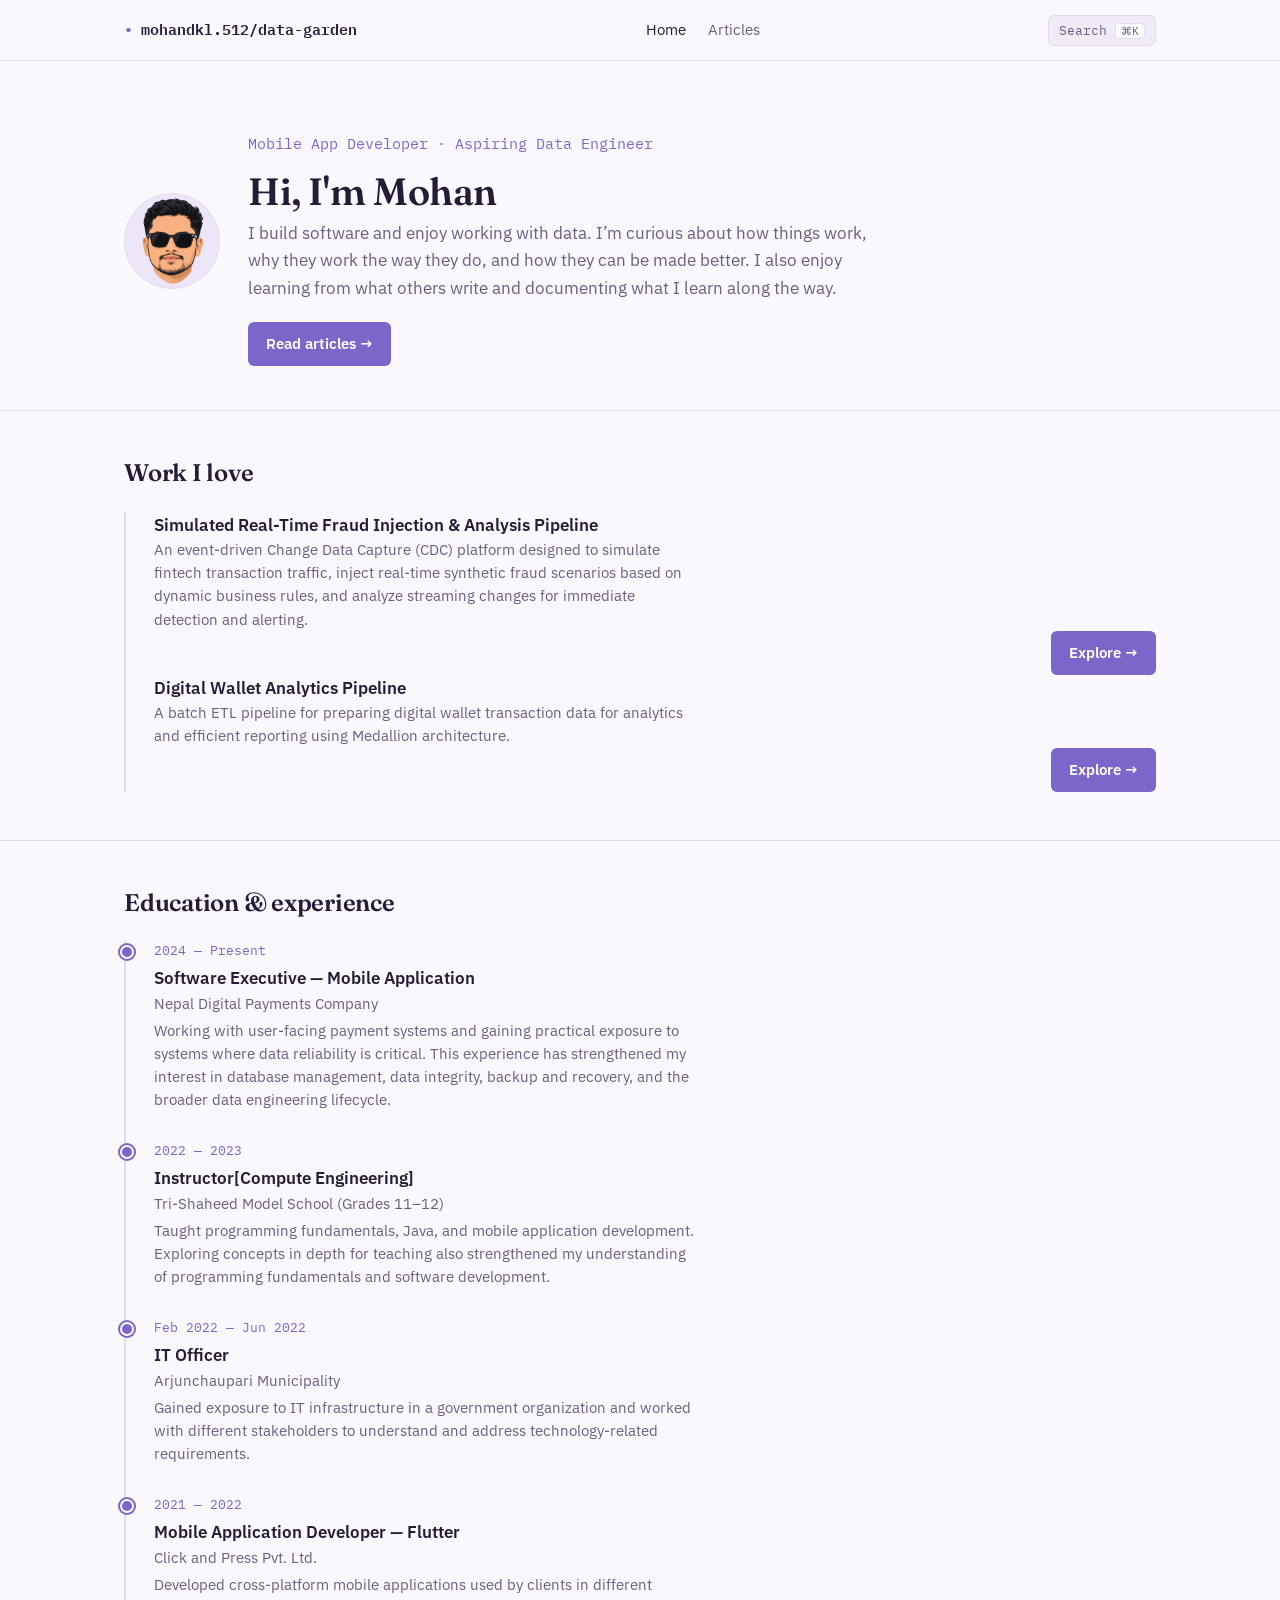
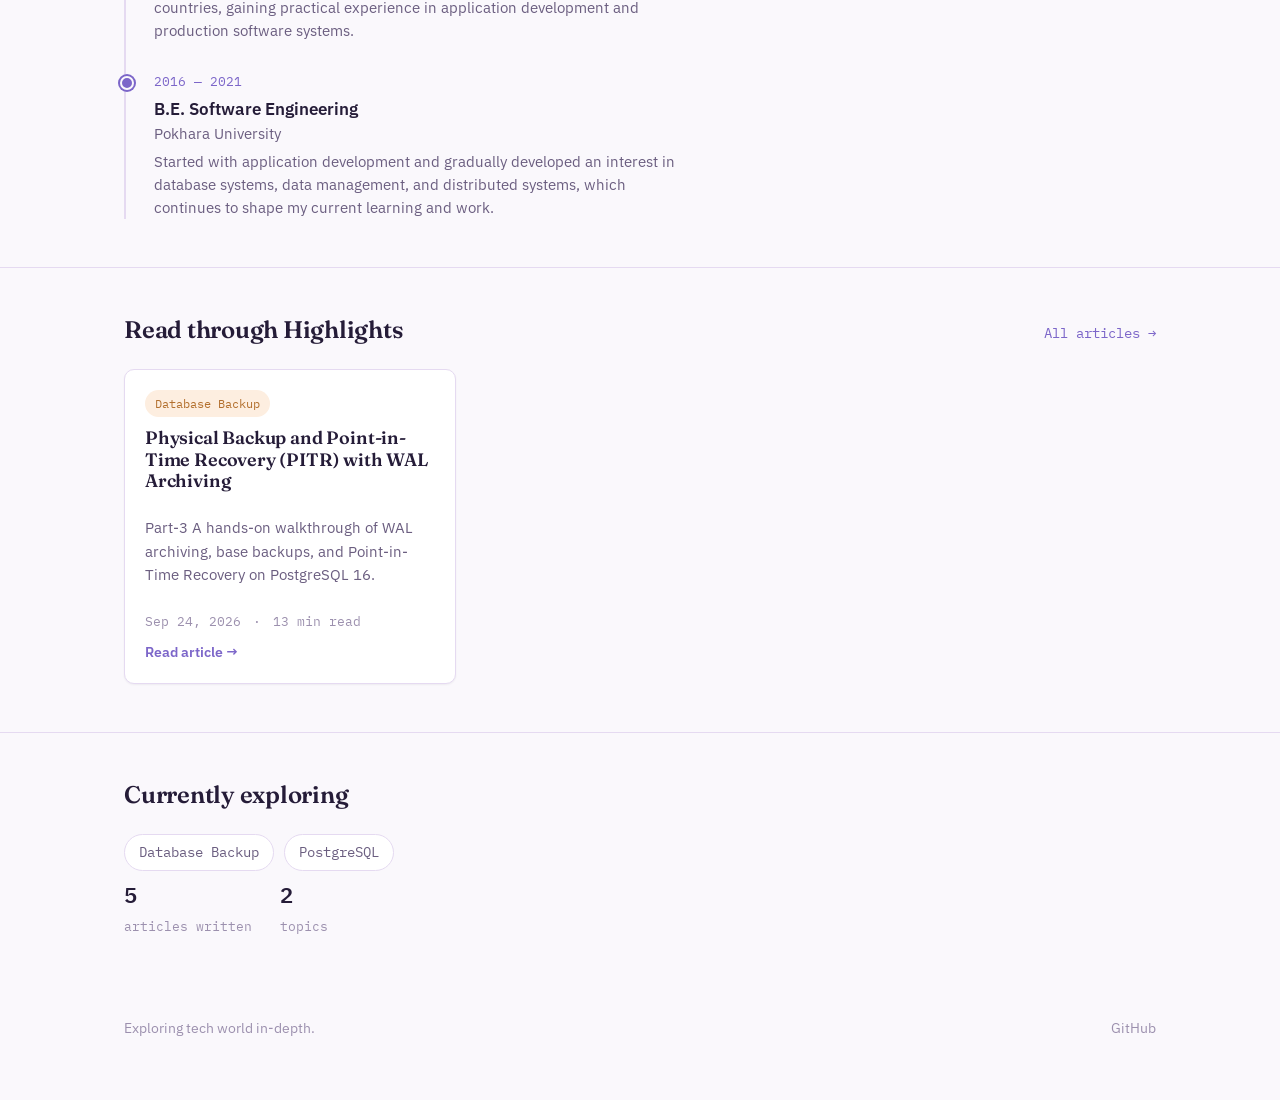
<file: index.html>
<!doctype html>
<html lang="en">

<head>
    <meta charset="utf-8">
    <meta name="viewport" content="width=device-width, initial-scale=1">
    <title>Home — Data Garden</title>
    <meta name="description" content="A personal notebook on database systems, and  data engineering">
    <link rel="icon" href="data:,">
    <link rel="preconnect" href="https://fonts.googleapis.com">
    <link rel="preconnect" href="https://fonts.gstatic.com" crossorigin>
    <link
        href="https://fonts.googleapis.com/css2?family=Fraunces:opsz,wght@9..144,500;9..144,600&family=IBM+Plex+Sans:wght@400;500;600&family=IBM+Plex+Mono:wght@400;500;600&display=swap"
        rel="stylesheet">
    <link rel="stylesheet" href="assets/css/style.css">
</head>

<body>
    <a class="skip-link" href="#main">Skip to content</a>

    <nav class="site-nav">
        <div class="wrap">
            <a class="brand" href="index.html"><span class="dot">&bull;</span> mohandkl.512/data-garden</a>
            <div class="nav-links">
                <a href="index.html" class="active">Home</a>
                <a href="articles.html">Articles</a>
                <!-- <a href="about.html">About</a> -->
            </div>
            <button class="nav-search-btn" type="button" aria-label="Search articles">
                Search <span class="hint"><kbd>&#8984;K</kbd></span>
            </button>
            <button class="nav-toggle" type="button" aria-label="Toggle menu">&#9776;</button>
        </div>
    </nav>

    <main id="main">

        <!-- ---------------- Hero ---------------- -->
        <section class="hero">
            <div class="wrap">
                <img class="avatar" src="assets/images/profile.png" alt="Portrait illustration">
                <div>
                    <p class="role">Mobile App Developer &middot; Aspiring Data Engineer</p>
                    <h1>Hi, I'm Mohan</h1>
                    <div>
                        <p class="lede">
                            I build software and enjoy working with data. I’m curious about how
                            things work, why they work the way they do, and how they can be made better. I also enjoy
                            learning from what others write and documenting what I learn along the way.

                    </div>
                    <a class="btn" href="articles.html">Read articles &rarr;</a>
                </div>
        </section>
        <section class="block">
            <div class="wrap">
                <div class="block-head">
                    <h2>Work I love</h2>
                </div>
                <ol class="timeline" style="list-style:none; margin:0;">
                    <li>
                        <div class="timeline-title">Simulated Real-Time Fraud Injection & Analysis Pipeline</div>
                        <div class="timeline-desc">
                            An event-driven Change Data Capture (CDC) platform designed to simulate fintech transaction
                            traffic, inject real-time synthetic fraud scenarios based on dynamic business rules, and
                            analyze streaming changes for immediate detection and alerting.
                        </div>
                    </li>
                    <div style="text-align: right;">
                        <a class="btn" href="project.html?file=works/fraud_detection_system.md">Explore
                            &rarr;</a>
                    </div>
                </ol>
                <ol class="timeline" style="list-style:none; margin:0;">
                    <li>
                        <div class="timeline-title">Digital Wallet Analytics Pipeline</div>
                        <div class="timeline-desc">
                            A batch ETL pipeline for preparing digital wallet transaction data for analytics and
                            efficient reporting using Medallion architecture.
                        </div>
                    </li>
                    <div style="text-align: right;">
                        <a class="btn" href="project.html?file=works/live_digital_wallet_analytics_pipeline.md">Explore
                            &rarr;</a>
                    </div>
                </ol>

            </div>
        </section>

        <!-- ---------------- Timeline ---------------- -->
        <section class="block">
            <div class="wrap">
                <div class="block-head">
                    <h2>Education &amp; experience</h2>
                </div>
                <ol class="timeline" style="list-style:none; margin:0;">
                    <li class="timeline-item">
                        <div class="timeline-period">2024 — Present</div>
                        <div class="timeline-title">Software Executive — Mobile Application</div>
                        <div class="timeline-org">Nepal Digital Payments Company</div>
                        <div class="timeline-desc">
                            Working with user-facing payment systems and gaining practical exposure to systems where
                            data reliability is critical. This experience has strengthened my interest in database
                            management, data integrity, backup and recovery, and the broader data engineering lifecycle.
                        </div>
                    </li>
                    <li class="timeline-item">
                        <div class="timeline-period">2022 — 2023</div>
                        <div class="timeline-title">Instructor[Compute Engineering]</div>
                        <div class="timeline-org">Tri-Shaheed Model School (Grades 11–12)</div>
                        <div class="timeline-desc">
                            Taught programming fundamentals, Java, and mobile application development. Exploring
                            concepts in depth for teaching also strengthened my understanding of programming
                            fundamentals and software development.
                        </div>
                    </li>

                    <li class="timeline-item">
                        <div class="timeline-period">Feb 2022 — Jun 2022</div>
                        <div class="timeline-title">IT Officer</div>
                        <div class="timeline-org">Arjunchaupari Municipality</div>
                        <div class="timeline-desc">
                            Gained exposure to IT infrastructure in a government organization and worked with
                            different stakeholders to understand and address technology-related requirements.
                        </div>
                    </li>

                    <li class="timeline-item">
                        <div class="timeline-period">2021 — 2022</div>
                        <div class="timeline-title">Mobile Application Developer — Flutter</div>
                        <div class="timeline-org">Click and Press Pvt. Ltd.</div>
                        <div class="timeline-desc">
                            Developed cross-platform mobile applications used by clients in different countries,
                            gaining practical experience in application development and production software systems.
                        </div>
                    </li>

                    <li class="timeline-item">
                        <div class="timeline-period">2016 — 2021</div>
                        <div class="timeline-title">B.E. Software Engineering</div>
                        <div class="timeline-org">Pokhara University</div>
                        <div class="timeline-desc">
                            Started with application development and gradually developed an interest in database
                            systems, data management, and distributed systems, which continues to shape my current
                            learning and work.
                        </div>
                    </li>

                </ol>

            </div>
        </section>

        <!-- ---------------- Highlights ---------------- -->
        <section class="block">
            <div class="wrap">
                <div class="block-head">
                    <h2>Read through Highlights</h2>
                    <a class="meta-link" href="articles.html">All articles &rarr;</a>
                </div>
                <div class="card-grid" id="highlights-grid">
                    <div class="loading-hint">Loading articles&hellip;</div>
                </div>
            </div>
        </section>

        <!-- ---------------- Exploring / stats ---------------- -->
        <section class="block">
            <div class="wrap">
                <div class="block-head">
                    <h2>Currently exploring</h2>
                </div>
                <div class="tag-cloud" id="exploring-tags"></div>
                <div class="stat-row">
                    <div class="stat"><span class="num" id="stat-articles">&mdash;</span><br><span
                            class="label">articles written</span></div>
                    <div class="stat"><span class="num" id="stat-categories">&mdash;</span><br><span
                            class="label">topics</span></div>
                </div>
            </div>
        </section>

    </main>

    <footer class="site-footer">
        <div class="wrap" style="display:flex; justify-content:space-between; width:100%; flex-wrap:wrap; gap:10px;">
            <span>Exploring tech world in-depth.</span>
            <span><a href="https://github.com/MohanDhakal" target="_blank" rel="noopener">GitHub</a></span>
        </div>
    </footer>

    <div class="search-overlay">
        <div class="search-panel">
            <div class="search-input-row">
                <span aria-hidden="true">&#128269;</span>
                <input class="search-input" type="text" placeholder="Search articles..." aria-label="Search articles">
                <span class="esc">ESC</span>
            </div>
            <div class="search-results"></div>
        </div>
    </div>

    <script src="assets/js/utils.js"></script>
    <script src="assets/js/home.js"></script>
</body>

</html>
</file>
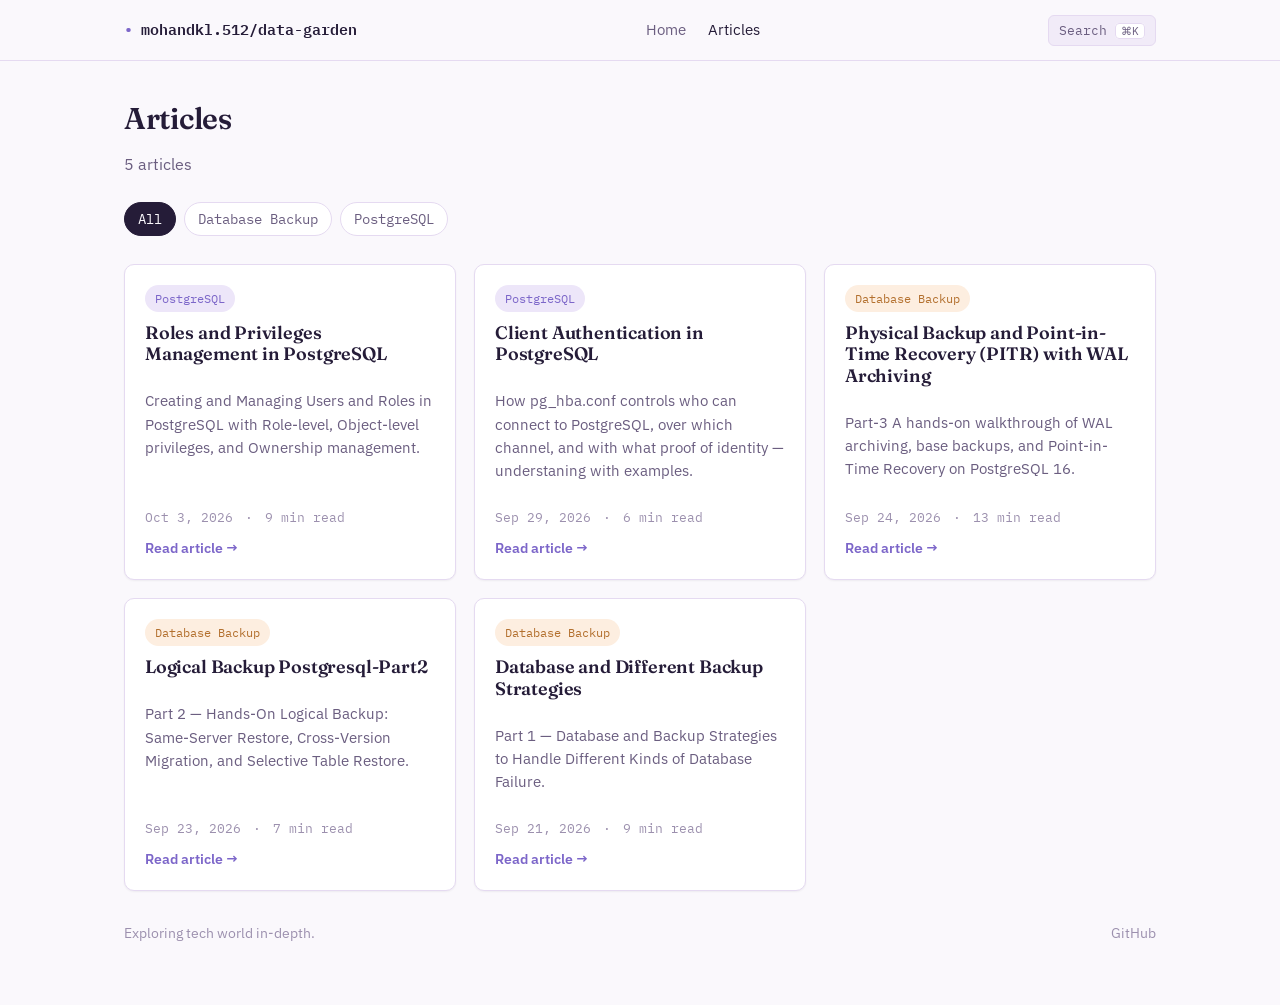
<file: articles.html>
<!doctype html>
<html lang="en">

<head>
    <meta charset="utf-8">
    <meta name="viewport" content="width=device-width, initial-scale=1">
    <title>Articles — Data Garden</title>
    <meta name="description"
        content="All articles on software development, data engineering, and PostgreSQL internals.">
    <link rel="icon" href="data:,">
    <link rel="preconnect" href="https://fonts.googleapis.com">
    <link rel="preconnect" href="https://fonts.gstatic.com" crossorigin>
    <link
        href="https://fonts.googleapis.com/css2?family=Fraunces:opsz,wght@9..144,500;9..144,600&family=IBM+Plex+Sans:wght@400;500;600&family=IBM+Plex+Mono:wght@400;500;600&display=swap"
        rel="stylesheet">
    <link rel="stylesheet" href="assets/css/style.css">
</head>

<body>
    <a class="skip-link" href="#main">Skip to content</a>

    <nav class="site-nav">
        <div class="wrap">
            <a class="brand" href="index.html"><span class="dot">&bull;</span> mohandkl.512/data-garden</a>
            <div class="nav-links">
                <a href="index.html">Home</a>
                <a href="articles.html" class="active">Articles</a>
                <!-- <a href="about.html">About</a> -->
            </div>
            <button class="nav-search-btn" type="button" aria-label="Search articles">
                Search <span class="hint"><kbd>&#8984;K</kbd></span>
            </button>
            <button class="nav-toggle" type="button" aria-label="Toggle menu">&#9776;</button>
        </div>
    </nav>

    <main id="main">
        <div class="wrap">
            <div class="page-head">
                <h1>Articles</h1>
                <p id="articles-count">Loading&hellip;</p>
            </div>
            <div class="filter-row" id="filter-row"></div>
            <div class="card-grid" id="articles-grid">
                <div class="loading-hint">Loading articles&hellip;</div>
            </div>
        </div>
    </main>

    <footer class="site-footer">
        <div class="wrap" style="display:flex; justify-content:space-between; width:100%; flex-wrap:wrap; gap:10px;">
            <span>Exploring tech world in-depth.</span>
            <span><a href="https://github.com/MohanDhakal" target="_blank" rel="noopener">GitHub</a></span>
        </div>
    </footer>

    <div class="search-overlay">
        <div class="search-panel">
            <div class="search-input-row">
                <span aria-hidden="true">&#128269;</span>
                <input class="search-input" type="text" placeholder="Search articles..." aria-label="Search articles">
                <span class="esc">ESC</span>
            </div>
            <div class="search-results"></div>
        </div>
    </div>

    <script src="assets/js/utils.js"></script>
    <script src="assets/js/articles.js"></script>
</body>

</html>
</file>
<file: assets/css/style.css>
/* ============================================================
   Design tokens
   Palette: paper background, deep ink, garden-green accent,
   mustard secondary for playful highlights.
   Type: Fraunces (display/headings) + IBM Plex Sans (body)
         + IBM Plex Mono (code, meta, labels).
   ============================================================ */

:root {
    --bg: #faf8fc;
    --bg-raised: #f1ebf8;
    --bg-card: #ffffff;
    --ink: #251c38;
    --ink-soft: #6b5e80;
    --ink-faint: #9c90ae;
    --line: #e5daf1;
    --line-strong: #cdb9e3;
    --accent: #7c66c9;
    --accent-ink: #ffffff;
    --accent-soft: #ede6f9;
    --gold: #a1608f;
    --gold-soft: #f6e9f2;
    --code-bg: #f2edf8;
    --shadow: 0 1px 2px rgba(37, 28, 56, 0.06);
    --shadow-hover: 0 6px 22px rgba(37, 28, 56, 0.10);
    --radius: 10px;
    --radius-sm: 6px;
    --content-width: 68ch;
    --page-width: 1080px;
    --font-display: "Fraunces", Georgia, "Times New Roman", serif;
    --font-body: "IBM Plex Sans", -apple-system, BlinkMacSystemFont, "Segoe UI", sans-serif;
    --font-mono: "IBM Plex Mono", ui-monospace, SFMono-Regular, Menlo, Consolas, monospace;
}

@media (prefers-color-scheme: dark) {
    :root {
        --bg: #17131f;
        --bg-raised: #1e1828;
        --bg-card: #1e1828;
        --ink: #ece6f5;
        --ink-soft: #b7a9cc;
        --ink-faint: #86799f;
        --line: #2c2438;
        --line-strong: #3d3250;
        --accent: #a58cf5;
        --accent-ink: #17131f;
        --accent-soft: #251d38;
        --gold: #cf8fbb;
        --gold-soft: #2c2030;
        --code-bg: #1c1626;
        --shadow: 0 1px 2px rgba(0, 0, 0, 0.35);
        --shadow-hover: 0 8px 26px rgba(0, 0, 0, 0.45);
    }
}

* {
    box-sizing: border-box;
}

html {
    scroll-behavior: smooth;
}

@media (prefers-reduced-motion: reduce) {
    html {
        scroll-behavior: auto;
    }

    *,
    *::before,
    *::after {
        animation-duration: 0.01ms !important;
        animation-iteration-count: 1 !important;
        transition-duration: 0.01ms !important;
        scroll-behavior: auto !important;
    }
}

body {
    margin: 0;
    background: var(--bg);
    color: var(--ink);
    font-family: var(--font-body);
    font-size: 16px;
    line-height: 1.6;
    -webkit-font-smoothing: antialiased;
}

img {
    max-width: 100%;
    display: block;
}

a {
    color: var(--accent);
    text-decoration: none;
}

a:hover {
    text-decoration: underline;
}

:focus-visible {
    outline: 2px solid var(--accent);
    outline-offset: 2px;
    border-radius: 3px;
}

h1,
h2,
h3,
h4 {
    font-family: var(--font-display);
    font-weight: 600;
    line-height: 1.2;
    margin: 0 0 0.5em;
    letter-spacing: -0.01em;
}

.wrap {
    max-width: var(--page-width);
    margin: 0 auto;
    padding: 0 24px;
}

/* ---------------- Nav ---------------- */

.site-nav {
    border-bottom: 1px solid var(--line);
    background: var(--bg);
    position: sticky;
    top: 0;
    z-index: 40;
}

.site-nav .wrap {
    display: flex;
    align-items: center;
    justify-content: space-between;
    height: 60px;
    gap: 16px;
}

.brand {
    font-family: var(--font-mono);
    font-weight: 600;
    font-size: 15px;
    color: var(--ink);
    display: flex;
    align-items: center;
    gap: 8px;
}

.brand:hover {
    text-decoration: none;
}

.brand .dot {
    color: var(--accent);
}

.nav-links {
    display: flex;
    align-items: center;
    gap: 22px;
    font-size: 14.5px;
}

.nav-links a {
    color: var(--ink-soft);
}

.nav-links a.active,
.nav-links a:hover {
    color: var(--ink);
    text-decoration: none;
}

.nav-search-btn {
    font-family: var(--font-mono);
    font-size: 13px;
    color: var(--ink-soft);
    background: var(--bg-raised);
    border: 1px solid var(--line);
    border-radius: var(--radius-sm);
    padding: 6px 10px;
    cursor: pointer;
    display: flex;
    align-items: center;
    gap: 8px;
}

.nav-search-btn:hover {
    border-color: var(--line-strong);
    color: var(--ink);
}

.nav-search-btn kbd {
    font-family: var(--font-mono);
    background: var(--bg-card);
    border: 1px solid var(--line);
    border-radius: 4px;
    padding: 0 5px;
    font-size: 11px;
}

.nav-toggle {
    display: none;
    background: none;
    border: 1px solid var(--line);
    border-radius: var(--radius-sm);
    width: 38px;
    height: 38px;
    font-size: 18px;
    cursor: pointer;
    color: var(--ink);
}

@media (max-width: 720px) {
    .nav-links {
        display: none;
        position: absolute;
        top: 60px;
        left: 0;
        right: 0;
        background: var(--bg);
        border-bottom: 1px solid var(--line);
        flex-direction: column;
        align-items: flex-start;
        padding: 14px 24px 20px;
        gap: 14px;
    }

    .nav-links.open {
        display: flex;
    }

    .nav-toggle {
        display: block;
    }

    .nav-search-btn span.hint {
        display: none;
    }
}

/* ---------------- Hero ---------------- */

.hero {
    padding: 56px 0 44px;
    border-bottom: 1px solid var(--line);
}

.hero .wrap {
    display: grid;
    grid-template-columns: 96px 1fr;
    gap: 28px;
    align-items: center;
}

.avatar {
    width: 96px;
    height: 96px;
    border-radius: 50%;
    border: 1px solid var(--line);
    background: var(--accent-soft);
}

.hero h1 {
    font-size: clamp(28px, 4vw, 38px);
    margin-bottom: 6px;
}

.hero .role {
    font-family: var(--font-mono);
    color: var(--accent);
    font-size: 14.5px;
    margin-bottom: 14px;
}

.hero p.lede {
    max-width: 62ch;
    color: var(--ink-soft);
    font-size: 17px;
    margin: 0 0 20px;
}

.btn {
    display: inline-flex;
    align-items: center;
    gap: 8px;
    background: var(--accent);
    color: var(--accent-ink);
    font-weight: 600;
    padding: 10px 18px;
    border-radius: var(--radius-sm);
    font-size: 15px;
    border: none;
    cursor: pointer;
}

.btn:hover {
    text-decoration: none;
    filter: brightness(1.06);
}

.btn-ghost {
    background: transparent;
    color: var(--ink);
    border: 1px solid var(--line-strong);
}

@media (max-width: 560px) {
    .hero .wrap {
        grid-template-columns: 64px 1fr;
        gap: 16px;
    }

    .avatar {
        width: 64px;
        height: 64px;
    }
}

/* ---------------- Sections ---------------- */

section.block {
    padding: 48px 0;
    border-bottom: 1px solid var(--line);
}

section.block:last-of-type {
    border-bottom: none;
}

.block-head {
    display: flex;
    align-items: baseline;
    justify-content: space-between;
    gap: 16px;
    margin-bottom: 24px;
}

.block-head h2 {
    font-size: 24px;
    margin: 0;
}

.block-head .meta-link {
    font-size: 14px;
    font-family: var(--font-mono);
}

/* ---------------- Currently working on ---------------- */

.project-grid {
    display: grid;
    grid-template-columns: repeat(auto-fill, minmax(280px, 1fr));
    gap: 18px;
}

.project-card {
    background: var(--bg-card);
    border: 1px solid var(--line);
    border-radius: var(--radius);
    padding: 20px;
    box-shadow: var(--shadow);
}

.project-card-head {
    display: flex;
    align-items: center;
    justify-content: space-between;
    gap: 10px;
    margin-bottom: 8px;
}

.project-card h3 {
    font-size: 17px;
    margin: 0;
}

.status-pill {
    font-family: var(--font-mono);
    font-size: 11.5px;
    padding: 3px 9px;
    border-radius: 100px;
    white-space: nowrap;
    background: var(--accent-soft);
    color: var(--accent);
    display: inline-flex;
    align-items: center;
    gap: 5px;
}

.status-pill::before {
    content: "";
    width: 6px;
    height: 6px;
    border-radius: 50%;
    background: currentColor;
}

.project-card p.desc {
    color: var(--ink-soft);
    font-size: 14.5px;
    margin: 0 0 14px;
}

.project-tags {
    display: flex;
    flex-wrap: wrap;
    gap: 7px;
}

.project-tags span {
    font-family: var(--font-mono);
    font-size: 11.5px;
    color: var(--ink-faint);
    border: 1px solid var(--line);
    border-radius: 5px;
    padding: 3px 7px;
}

/* ---------------- Timeline ---------------- */

.timeline {
    position: relative;
    padding-left: 28px;
    border-left: 2px solid var(--line);
}

.timeline-item {
    position: relative;
    padding-bottom: 30px;
}

.timeline-item:last-child {
    padding-bottom: 0;
}

.timeline-item::before {
    content: "";
    position: absolute;
    left: -34px;
    top: 4px;
    width: 10px;
    height: 10px;
    border-radius: 50%;
    background: var(--accent);
    border: 2px solid var(--bg);
    box-shadow: 0 0 0 2px var(--accent);
}

.timeline-period {
    font-family: var(--font-mono);
    font-size: 13px;
    color: var(--accent);
    margin-bottom: 3px;
}

.timeline-title {
    font-weight: 600;
    font-size: 16.5px;
}

.timeline-org {
    color: var(--ink-soft);
    font-size: 14.5px;
    margin-bottom: 4px;
}

.timeline-desc {
    color: var(--ink-soft);
    font-size: 14.5px;
    max-width: 60ch;
}

/* ---------------- Article cards ---------------- */

.card-grid {
    display: grid;
    grid-template-columns: repeat(auto-fill, minmax(260px, 1fr));
    gap: 18px;
}

.card {
    background: var(--bg-card);
    border: 1px solid var(--line);
    border-radius: var(--radius);
    padding: 20px;
    display: flex;
    flex-direction: column;
    gap: 10px;
    box-shadow: var(--shadow);
    transition: transform 0.15s ease, box-shadow 0.15s ease, border-color 0.15s ease;
}

.card:hover {
    transform: translateY(-2px);
    box-shadow: var(--shadow-hover);
    border-color: var(--line-strong);
}

.badge {
    display: inline-flex;
    align-self: flex-start;
    font-family: var(--font-mono);
    font-size: 12px;
    padding: 3px 9px;
    border-radius: 100px;
    background: var(--accent-soft);
    color: var(--accent);
    border: 1px solid transparent;
}

.badge.tone-1 {
    background: var(--accent-soft);
    color: var(--accent);
}

.badge.tone-2 {
    background: var(--gold-soft);
    color: var(--gold);
}

.badge.tone-3 {
    background: #e6f1ef;
    color: #3a8f7f;
}

.badge.tone-4 {
    background: #fdeee0;
    color: #b3702e;
}

@media (prefers-color-scheme: dark) {
    .badge.tone-3 {
        background: #16241f;
        color: #6fc4ae;
    }

    .badge.tone-4 {
        background: #2c2013;
        color: #e0a662;
    }
}

.card h3 {
    font-size: 18px;
    margin: 0;
}

.card h3 a {
    color: var(--ink);
}

.card h3 a:hover {
    color: var(--accent);
    text-decoration: none;
}

.card .excerpt {
    color: var(--ink-soft);
    font-size: 14.5px;
    flex: 1;
}

.card-meta {
    display: flex;
    align-items: center;
    gap: 10px;
    font-family: var(--font-mono);
    font-size: 12.5px;
    color: var(--ink-faint);
}

.card-meta .dot::before {
    content: "\00b7";
    margin: 0 2px;
}

.card .read-link {
    font-size: 14px;
    font-weight: 600;
}

/* ---------------- Exploring / footer strip ---------------- */

.tag-cloud {
    display: flex;
    flex-wrap: wrap;
    gap: 10px;
}

.tag-pill {
    font-family: var(--font-mono);
    font-size: 13.5px;
    padding: 7px 14px;
    border: 1px solid var(--line);
    border-radius: 100px;
    color: var(--ink-soft);
    background: var(--bg-card);
}

.stat-row {
    display: flex;
    gap: 28px;
    flex-wrap: wrap;
    margin-top: 6px;
}

.stat {
    font-family: var(--font-mono);
}

.stat .num {
    font-size: 22px;
    color: var(--ink);
    font-weight: 600;
}

.stat .label {
    font-size: 12.5px;
    color: var(--ink-faint);
}

footer.site-footer {
    padding: 32px 0 60px;
    color: var(--ink-faint);
    font-size: 13.5px;
    display: flex;
    justify-content: space-between;
    flex-wrap: wrap;
    gap: 10px;
}

footer.site-footer a {
    color: var(--ink-faint);
}

/* ---------------- Articles listing page ---------------- */

.filter-row {
    display: flex;
    flex-wrap: wrap;
    gap: 8px;
    margin-bottom: 28px;
}

.filter-chip {
    font-family: var(--font-mono);
    font-size: 13.5px;
    padding: 7px 13px;
    border-radius: 100px;
    border: 1px solid var(--line);
    background: var(--bg-card);
    color: var(--ink-soft);
    cursor: pointer;
}

.filter-chip.active {
    background: var(--ink);
    border-color: var(--ink);
    color: var(--bg);
}

@media (prefers-color-scheme: dark) {
    .filter-chip.active {
        background: var(--accent);
        border-color: var(--accent);
        color: var(--accent-ink);
    }
}

.page-head {
    padding: 40px 0 8px;
}

.page-head h1 {
    font-size: 30px;
}

.page-head p {
    color: var(--ink-soft);
    margin-top: 0;
}

.empty-state {
    text-align: center;
    padding: 60px 20px;
    color: var(--ink-faint);
    font-family: var(--font-mono);
    font-size: 14.5px;
}

/* ---------------- Search overlay ---------------- */

.search-overlay {
    position: fixed;
    inset: 0;
    background: rgba(20, 22, 20, 0.45);
    display: none;
    align-items: flex-start;
    justify-content: center;
    padding-top: 12vh;
    z-index: 100;
}

.search-overlay.open {
    display: flex;
}

.search-panel {
    background: var(--bg-card);
    border: 1px solid var(--line);
    border-radius: var(--radius);
    width: min(600px, 90vw);
    box-shadow: var(--shadow-hover);
    overflow: hidden;
}

.search-input-row {
    display: flex;
    align-items: center;
    gap: 10px;
    padding: 14px 16px;
    border-bottom: 1px solid var(--line);
}

.search-input-row input {
    border: none;
    outline: none;
    font-size: 16px;
    flex: 1;
    background: transparent;
    color: var(--ink);
    font-family: var(--font-body);
}

.search-input-row .esc {
    font-family: var(--font-mono);
    font-size: 11px;
    color: var(--ink-faint);
    border: 1px solid var(--line);
    border-radius: 4px;
    padding: 2px 6px;
}

.search-results {
    max-height: 50vh;
    overflow-y: auto;
}

.search-result {
    display: block;
    padding: 12px 16px;
    border-bottom: 1px solid var(--line);
    color: var(--ink);
}

.search-result:hover,
.search-result.active {
    background: var(--bg-raised);
    text-decoration: none;
}

.search-result .sr-title {
    font-weight: 600;
    font-size: 15px;
}

.search-result .sr-meta {
    font-family: var(--font-mono);
    font-size: 12px;
    color: var(--ink-faint);
    margin-top: 2px;
}

.search-empty {
    padding: 20px 16px;
    color: var(--ink-faint);
    font-size: 14px;
}

/* ---------------- Article reader ---------------- */

.progress-bar {
    position: fixed;
    top: 0;
    left: 0;
    height: 3px;
    background: var(--accent);
    width: 0%;
    z-index: 60;
    transition: width 0.1s linear;
}

.breadcrumb {
    font-family: var(--font-mono);
    font-size: 13px;
    color: var(--ink-faint);
    margin: 28px 0 18px;
}

.breadcrumb a {
    color: var(--ink-faint);
}

.article-layout {
    display: grid;
    grid-template-columns: minmax(0, 1fr) 260px;
    gap: 48px;
    align-items: start;
    padding-bottom: 70px;
}

.article-header h1 {
    font-size: clamp(26px, 3.6vw, 36px);
    max-width: 26ch;
}

.article-header .subtitle {
    color: var(--ink-soft);
    font-size: 17px;
    margin: 6px 0 18px;
    max-width: 60ch;
}

.article-header .card-meta {
    margin-bottom: 10px;
}

.article-body {
    max-width: var(--content-width);
    font-size: 16.5px;
}

.article-body h2 {
    font-size: 23px;
    margin-top: 2.1em;
    padding-top: 4px;
}

.article-body h3 {
    font-size: 18.5px;
    margin-top: 1.8em;
}

.article-body p {
    margin: 0 0 1.15em;
    color: var(--ink);
}

.article-body ul,
.article-body ol {
    margin: 0 0 1.15em;
    padding-left: 1.3em;
}

.article-body li {
    margin-bottom: 0.4em;
}

.article-body a {
    text-decoration: underline;
    text-underline-offset: 2px;
}

.article-body strong {
    font-weight: 600;
}

.article-body blockquote {
    margin: 1.4em 0;
    padding: 4px 0 4px 18px;
    border-left: 3px solid var(--accent);
    color: var(--ink-soft);
    font-style: italic;
}

.article-body code {
    font-family: var(--font-mono);
    background: var(--code-bg);
    padding: 2px 6px;
    border-radius: 4px;
    font-size: 0.88em;
}

.article-body pre {
    background: var(--code-bg);
    border: 1px solid var(--line);
    border-radius: var(--radius-sm);
    padding: 14px 16px;
    overflow-x: auto;
    margin: 1.4em 0;
}

.article-body pre code {
    background: none;
    padding: 0;
    font-size: 13.5px;
    line-height: 1.55;
}

.article-body img {
    border-radius: var(--radius-sm);
    border: 1px solid var(--line);
    margin: 0;
}

.article-body figure {
    margin: 1.6em 0;
}

.article-body figcaption {
    font-family: var(--font-mono);
    font-size: 12.5px;
    color: var(--ink-faint);
    text-align: center;
    margin-top: 8px;
}

.article-body table {
    border-collapse: collapse;
    width: 100%;
    margin: 1.4em 0;
    font-size: 14.5px;
}

.article-body th,
.article-body td {
    border: 1px solid var(--line);
    padding: 8px 10px;
    text-align: left;
}

.article-body th {
    background: var(--bg-raised);
    font-family: var(--font-mono);
    font-weight: 600;
}

.article-body hr {
    border: none;
    border-top: 1px solid var(--line);
    margin: 2.4em 0;
}

.article-sidebar {
    position: sticky;
    top: 84px;
}

.sidebar-title {
    font-family: var(--font-mono);
    font-size: 12.5px;
    color: var(--ink-faint);
    margin-bottom: 12px;
}

.related-list {
    display: flex;
    flex-direction: column;
    gap: 14px;
}

.related-item {
    display: block;
    padding: 12px 14px;
    border: 1px solid var(--line);
    border-radius: var(--radius-sm);
    color: var(--ink);
}

.related-item:hover {
    border-color: var(--accent);
    text-decoration: none;
    background: var(--bg-raised);
}

.related-item .ri-title {
    font-size: 14.5px;
    font-weight: 600;
    margin-bottom: 4px;
}

.related-item .ri-meta {
    font-family: var(--font-mono);
    font-size: 11.5px;
    color: var(--ink-faint);
}

@media (max-width: 880px) {
    .article-layout {
        grid-template-columns: 1fr;
        gap: 36px;
    }

    .article-sidebar {
        position: static;
    }
}

/* ---------------- Utility ---------------- */

.skip-link {
    position: absolute;
    left: -999px;
    top: 0;
    background: var(--ink);
    color: var(--bg);
    padding: 10px 16px;
    z-index: 200;
    border-radius: 0 0 6px 0;
}

.skip-link:focus {
    left: 0;
}

.loading-hint {
    font-family: var(--font-mono);
    color: var(--ink-faint);
    font-size: 14px;
    padding: 40px 0;
}

.section-eyebrow {
    font-family: var(--font-mono);
    color: var(--ink-faint);
    font-size: 13px;
    margin-bottom: 6px;
}
</file>
